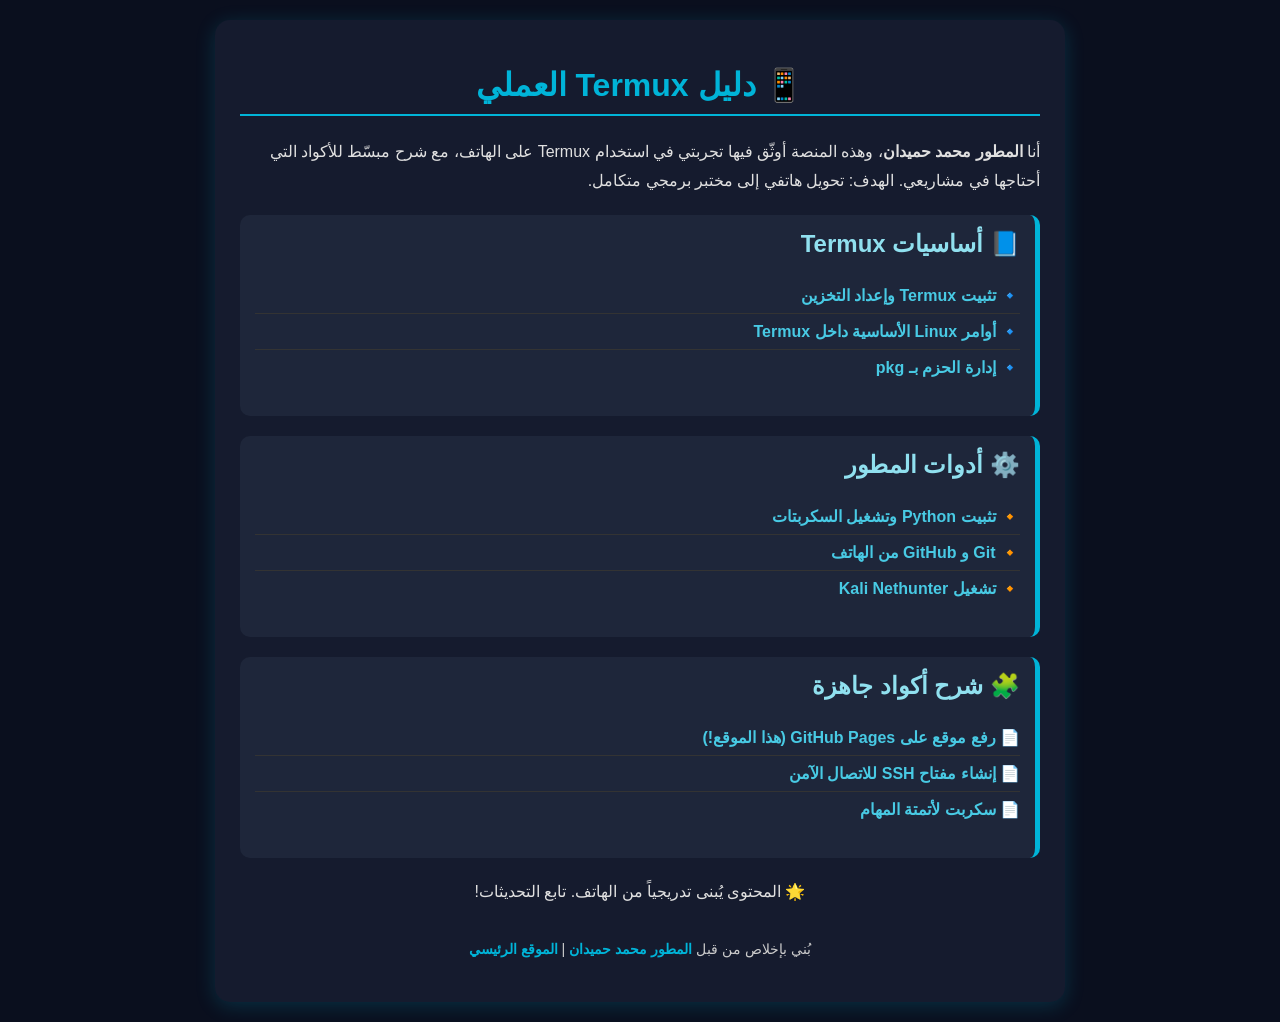
<file: index.html>
<!DOCTYPE html>
<html dir="rtl" lang="ar">
<head>
  <meta charset="UTF-8">
  <meta name="viewport" content="width=device-width, initial-scale=1.0">
  <title>دليل المطور محمد حميدان لتعلم Termux</title>
  <style>
    body { font-family: sans-serif; background: #0a0f1e; color: #e0e0e0; margin: 0; padding: 20px; }
    .container { max-width: 800px; margin: auto; background: #151b2e; padding: 25px; border-radius: 15px; box-shadow: 0 4px 20px rgba(0,180,216,0.2); }
    h1 { color: #00b4d8; text-align: center; border-bottom: 2px solid #00b4d8; padding-bottom: 10px; }
    p { line-height: 1.8; }
    .section { background: #1e263a; margin: 20px 0; padding: 15px; border-radius: 10px; border-right: 5px solid #00b4d8; }
    .section h2 { margin-top: 0; color: #90e0ef; }
    ul { list-style: none; padding: 0; }
    li { padding: 8px 0; border-bottom: 1px solid #333; }
    li:last-child { border-bottom: none; }
    a { color: #48cae4; text-decoration: none; font-weight: bold; }
    a:hover { text-decoration: underline; }
    .footer { text-align: center; margin-top: 30px; color: #ccc; font-size: 0.9em; }
    .footer a { color: #00b4d8; }
  </style>
</head>
<body>
  <div class="container">
    <h1>📱 دليل Termux العملي</h1>
    <p>أنا <strong>المطور محمد حميدان</strong>، وهذه المنصة أوثّق فيها تجربتي في استخدام Termux على الهاتف، مع شرح مبسّط للأكواد التي أحتاجها في مشاريعي. الهدف: تحويل هاتفي إلى مختبر برمجي متكامل.</p>

    <div class="section">
      <h2>📘 أساسيات Termux</h2>
      <ul>
        <li><a href="build-site.html">🔹 تثبيت Termux وإعداد التخزين</a></li>
        <li><a href="termux-basics.html">🔹 أوامر Linux الأساسية داخل Termux</a></li>
        <li><a href="build-site.html">🔹 إدارة الحزم بـ pkg</a></li>
      </ul>
    </div>

    <div class="section">
      <h2>⚙️ أدوات المطور</h2>
      <ul>
        <li><a href="build-site.html">🔸 تثبيت Python وتشغيل السكربتات</a></li>
        <li><a href="build-site.html">🔸 Git و GitHub من الهاتف</a></li>
        <li><a href="build-site.html">🔸 تشغيل Kali Nethunter</a></li>
      </ul>
    </div>

    <div class="section">
      <h2>🧩 شرح أكواد جاهزة</h2>
      <ul>
        <li><a href="build-site.html">📄 رفع موقع على GitHub Pages (هذا الموقع!)</a></li>
        <li><a href="build-site.html">📄 إنشاء مفتاح SSH للاتصال الآمن</a></li>
        <li><a href="build-site.html">📄 سكربت لأتمتة المهام</a></li>
      </ul>
    </div>

    <p style="text-align: center; margin-top: 20px;">🌟 المحتوى يُبنى تدريجياً من الهاتف. تابع التحديثات!</p>

    <div class="footer">
      <p>بُني بإخلاص من قبل <a href="https://github.com/moheynasir-ctrl">المطور محمد حميدان</a> | <a href="https://moheynasir-ctrl.github.io">الموقع الرئيسي</a></p>
    </div>
  </div>
</body>
</html>
</file>
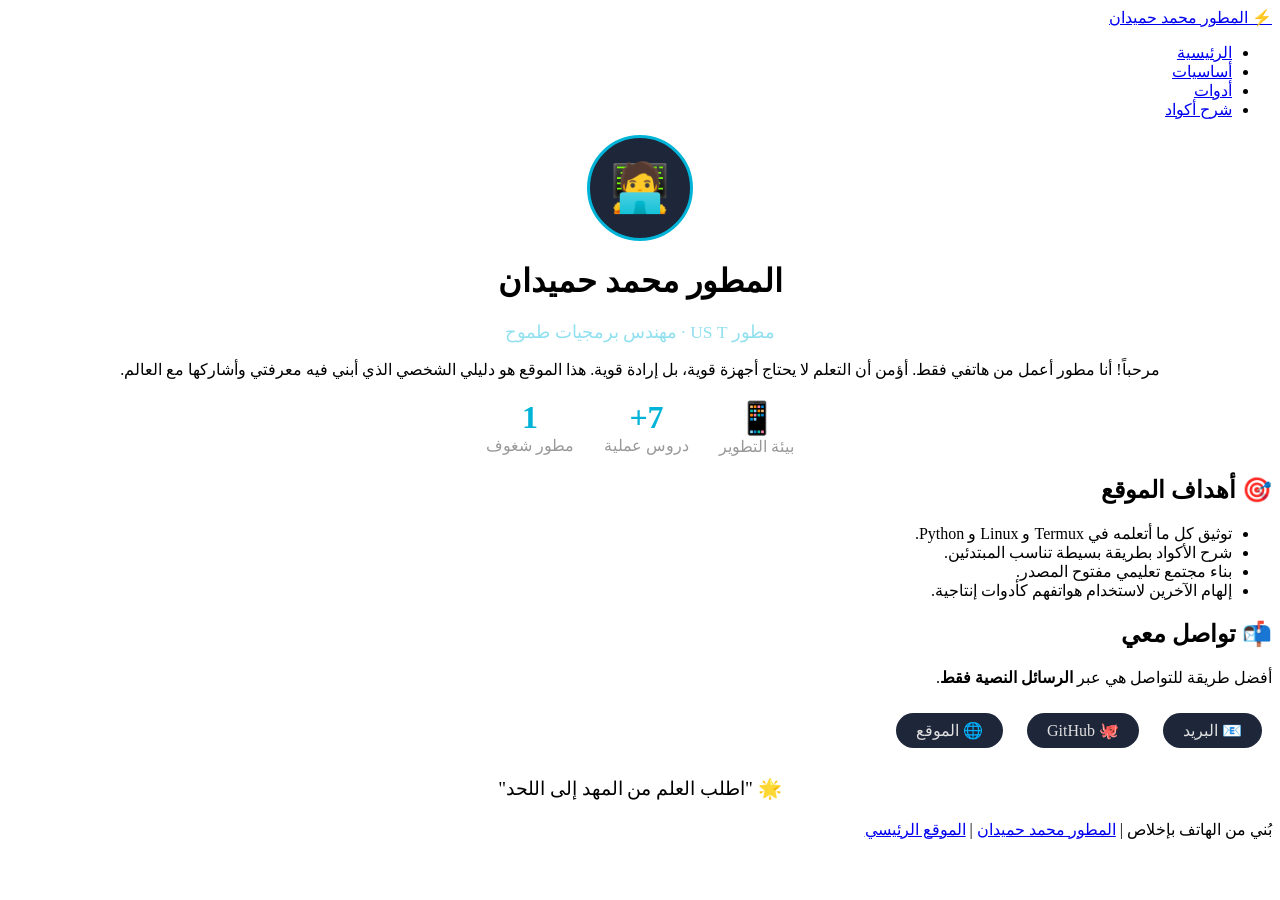
<file: about.html>
<!DOCTYPE html>
<html dir="rtl" lang="ar">
<head>
  <meta charset="UTF-8">
  <meta name="viewport" content="width=device-width, initial-scale=1.0">
  <title>عن المطور | المطور محمد حميدان</title>
  <link rel="stylesheet" href="style.css">
  <style>
    .avatar { width: 100px; height: 100px; border-radius: 50%; border: 3px solid #00b4d8; margin: 0 auto 20px; display: block; background: #1e263a; font-size: 3em; text-align: center; line-height: 100px; }
    .social-links a { display: inline-block; margin: 10px; padding: 8px 20px; background: #1e263a; border-radius: 20px; text-decoration: none; color: #e0e0e0; transition: 0.3s; }
    .social-links a:hover { background: #00b4d8; color: #0a0f1e; }
    .stats { display: flex; justify-content: center; gap: 30px; flex-wrap: wrap; margin: 20px 0; }
    .stat { text-align: center; }
    .stat .num { font-size: 2em; color: #00b4d8; font-weight: bold; }
    .stat .label { color: #999; }
  </style>
</head>
<body>
  <nav class="navbar">
    <a href="index.html" class="logo">⚡ <span>المطور محمد حميدان</span></a>
    <ul class="nav-links">
      <li><a href="index.html">الرئيسية</a></li>
      <li><a href="index.html#basics">أساسيات</a></li>
      <li><a href="index.html#tools">أدوات</a></li>
      <li><a href="index.html#projects">شرح أكواد</a></li>
    </ul>
  </nav>

  <div class="container">
    <div class="card" style="text-align: center;">
      <div class="avatar">🧑‍💻</div>
      <h1>المطور محمد حميدان</h1>
      <p style="font-size: 1.1em; color: #90e0ef;">مطور US T · مهندس برمجيات طموح</p>
      <p>مرحباً! أنا مطور أعمل من هاتفي فقط. أؤمن أن التعلم لا يحتاج أجهزة قوية، بل إرادة قوية. هذا الموقع هو دليلي الشخصي الذي أبني فيه معرفتي وأشاركها مع العالم.</p>
      
      <div class="stats">
        <div class="stat">
          <div class="num">📱</div>
          <div class="label">بيئة التطوير</div>
        </div>
        <div class="stat">
          <div class="num">7+</div>
          <div class="label">دروس عملية</div>
        </div>
        <div class="stat">
          <div class="num">1</div>
          <div class="label">مطور شغوف</div>
        </div>
      </div>
    </div>

    <div class="card">
      <h2>🎯 أهداف الموقع</h2>
      <ul>
        <li>توثيق كل ما أتعلمه في Termux و Linux و Python.</li>
        <li>شرح الأكواد بطريقة بسيطة تناسب المبتدئين.</li>
        <li>بناء مجتمع تعليمي مفتوح المصدر.</li>
        <li>إلهام الآخرين لاستخدام هواتفهم كأدوات إنتاجية.</li>
      </ul>
    </div>

    <div class="card">
      <h2>📬 تواصل معي</h2>
      <p>أفضل طريقة للتواصل هي عبر <strong>الرسائل النصية فقط</strong>.</p>
      <div class="social-links">
        <a href="mailto:moheynasir@gmail.com">📧 البريد</a>
        <a href="https://github.com/moheydevoloper" target="_blank">🐙 GitHub</a>
        <a href="https://moheynasir-ctrl.github.io" target="_blank">🌐 الموقع</a>
      </div>
    </div>

    <div class="card" style="text-align: center;">
      <p style="font-size: 1.2em;">🌟 "اطلب العلم من المهد إلى اللحد"</p>
    </div>
  </div>

  <div class="footer">
    <p>بُني من الهاتف بإخلاص | <a href="https://github.com/moheynasir-ctrl">المطور محمد حميدان</a> | <a href="https://moheynasir-ctrl.github.io">الموقع الرئيسي</a></p>
  </div>
</body>
</html>
</file>
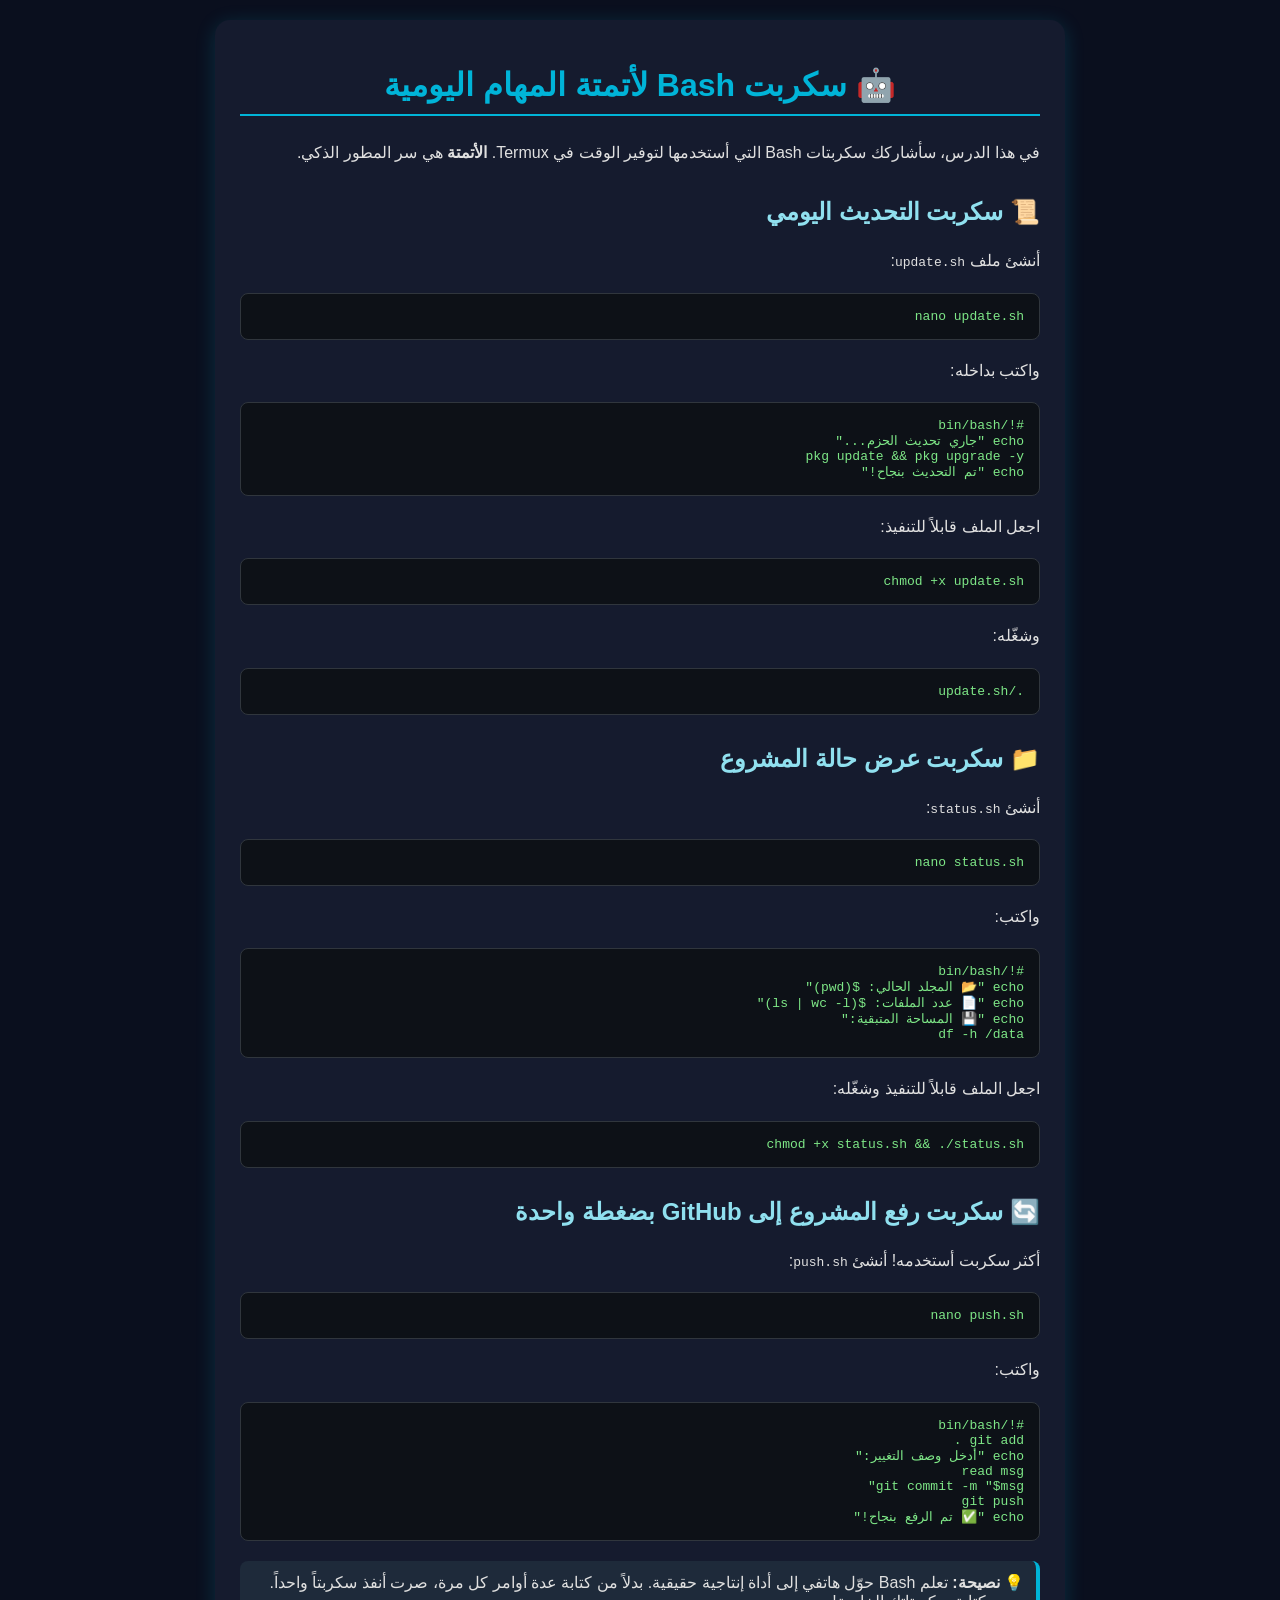
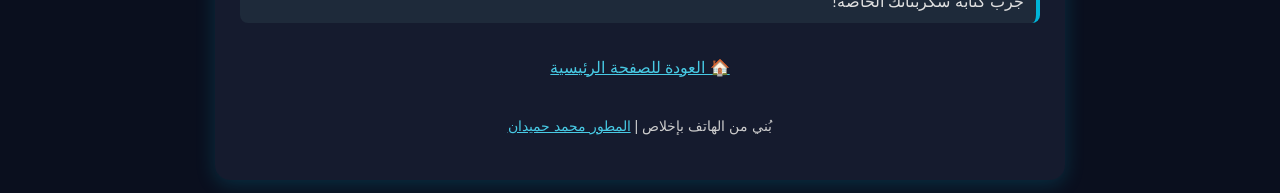
<file: bash-automation.html>
<!DOCTYPE html>
<html dir="rtl" lang="ar">
<head>
  <meta charset="UTF-8">
  <meta name="viewport" content="width=device-width, initial-scale=1.0">
  <link rel="stylesheet" href="style.css">
<title>سكربتات الأتمتة | المطور محمد حميدان</title>
  <style>
    body { font-family: sans-serif; background: #0a0f1e; color: #e0e0e0; margin: 0; padding: 20px; }
    .container { max-width: 800px; margin: auto; background: #151b2e; padding: 25px; border-radius: 15px; box-shadow: 0 4px 20px rgba(0,180,216,0.2); }
    h1 { color: #00b4d8; border-bottom: 2px solid #00b4d8; padding-bottom: 10px; text-align: center; }
    h2 { color: #90e0ef; margin-top: 30px; }
    p, li { line-height: 1.9; }
    .code-box { background: #0d1117; border: 1px solid #30363d; border-radius: 8px; padding: 15px; margin: 15px 0; overflow-x: auto; font-family: monospace; color: #c9d1d9; }
    .code-box code { color: #7ee787; }
    .note { background: #1e2a3a; border-right: 4px solid #00b4d8; padding: 12px; border-radius: 8px; margin: 20px 0; }
    a { color: #48cae4; }
    .footer { text-align: center; margin-top: 30px; color: #ccc; font-size: 0.9em; }
  </style>
</head>
<body>
  <div class="container">
    <h1>🤖 سكربت Bash لأتمتة المهام اليومية</h1>
    <p>في هذا الدرس، سأشاركك سكربتات Bash التي أستخدمها لتوفير الوقت في Termux. <strong>الأتمتة</strong> هي سر المطور الذكي.</p>

    <h2>📜 سكربت التحديث اليومي</h2>
    <p>أنشئ ملف <code>update.sh</code>:</p>
    <div class="code-box"><code>nano update.sh</code></div>
    <p>واكتب بداخله:</p>
    <div class="code-box">
      <code>#!/bin/bash</code><br>
      <code>echo "جاري تحديث الحزم..."</code><br>
      <code>pkg update && pkg upgrade -y</code><br>
      <code>echo "تم التحديث بنجاح!"</code>
    </div>
    <p>اجعل الملف قابلاً للتنفيذ:</p>
    <div class="code-box"><code>chmod +x update.sh</code></div>
    <p>وشغّله:</p>
    <div class="code-box"><code>./update.sh</code></div>

    <h2>📁 سكربت عرض حالة المشروع</h2>
    <p>أنشئ <code>status.sh</code>:</p>
    <div class="code-box"><code>nano status.sh</code></div>
    <p>واكتب:</p>
    <div class="code-box">
      <code>#!/bin/bash</code><br>
      <code>echo "📂 المجلد الحالي: $(pwd)"</code><br>
      <code>echo "📄 عدد الملفات: $(ls | wc -l)"</code><br>
      <code>echo "💾 المساحة المتبقية:"</code><br>
      <code>df -h /data</code>
    </div>
    <p>اجعل الملف قابلاً للتنفيذ وشغّله:</p>
    <div class="code-box"><code>chmod +x status.sh && ./status.sh</code></div>

    <h2>🔄 سكربت رفع المشروع إلى GitHub بضغطة واحدة</h2>
    <p>أكثر سكربت أستخدمه! أنشئ <code>push.sh</code>:</p>
    <div class="code-box"><code>nano push.sh</code></div>
    <p>واكتب:</p>
    <div class="code-box">
      <code>#!/bin/bash</code><br>
      <code>git add .</code><br>
      <code>echo "أدخل وصف التغيير:"</code><br>
      <code>read msg</code><br>
      <code>git commit -m "$msg"</code><br>
      <code>git push</code><br>
      <code>echo "✅ تم الرفع بنجاح!"</code>
    </div>

    <div class="note">
      <strong>💡 نصيحة:</strong> تعلم Bash حوّل هاتفي إلى أداة إنتاجية حقيقية. بدلاً من كتابة عدة أوامر كل مرة، صرت أنفذ سكربتاً واحداً. جرب كتابة سكربتاتك الخاصة!
    </div>

    <p style="text-align: center; margin-top: 30px;"><a href="index.html">🏠 العودة للصفحة الرئيسية</a></p>

    <div class="footer">
      <p>بُني من الهاتف بإخلاص | <a href="https://github.com/moheynasir-ctrl">المطور محمد حميدان</a></p>
    </div>
  </div>
</body>
</html>
</file>
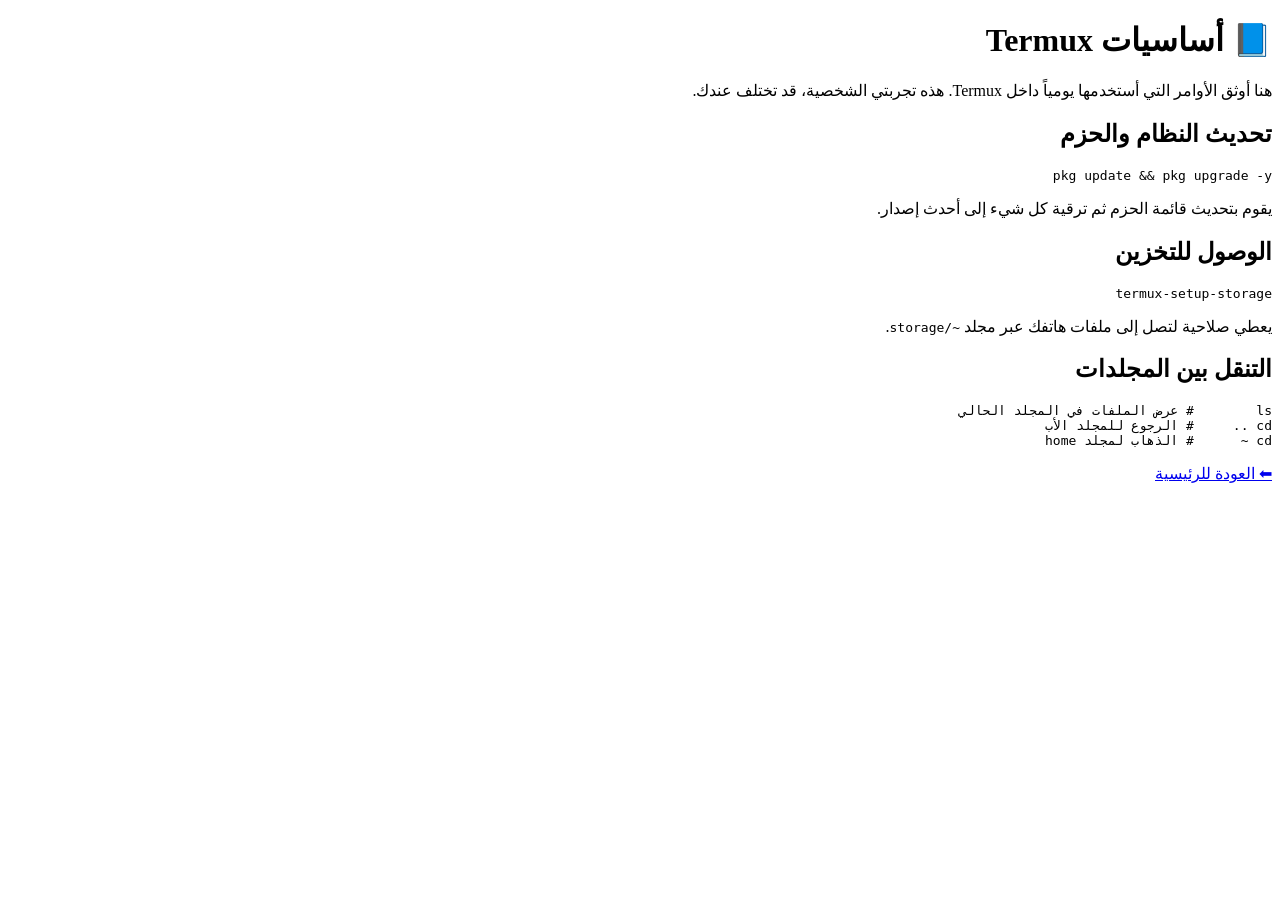
<file: basics.html>
<!DOCTYPE html>
<html dir="rtl" lang="ar">
<head>
  <meta charset="UTF-8">
  <meta name="viewport" content="width=device-width, initial-scale=1.0">
  <title>أساسيات Termux | المطور محمد حميدان</title>
  <link rel="stylesheet" href="style.css">
</head>
<body>
  <div class="container">
    <h1>📘 أساسيات Termux</h1>
    <p>هنا أوثق الأوامر التي أستخدمها يومياً داخل Termux. هذه تجربتي الشخصية، قد تختلف عندك.</p>

    <div class="section">
      <h2>تحديث النظام والحزم</h2>
      <pre><code>pkg update && pkg upgrade -y</code></pre>
      <p>يقوم بتحديث قائمة الحزم ثم ترقية كل شيء إلى أحدث إصدار.</p>
    </div>

    <div class="section">
      <h2>الوصول للتخزين</h2>
      <pre><code>termux-setup-storage</code></pre>
      <p>يعطي صلاحية لتصل إلى ملفات هاتفك عبر مجلد <code>~/storage</code>.</p>
    </div>

    <div class="section">
      <h2>التنقل بين المجلدات</h2>
      <pre><code>ls        # عرض الملفات في المجلد الحالي
cd ..     # الرجوع للمجلد الأب
cd ~      # الذهاب لمجلد home</code></pre>
    </div>

    <p><a href="index.html">⬅ العودة للرئيسية</a></p>
  </div>
</body>
</html>
</file>
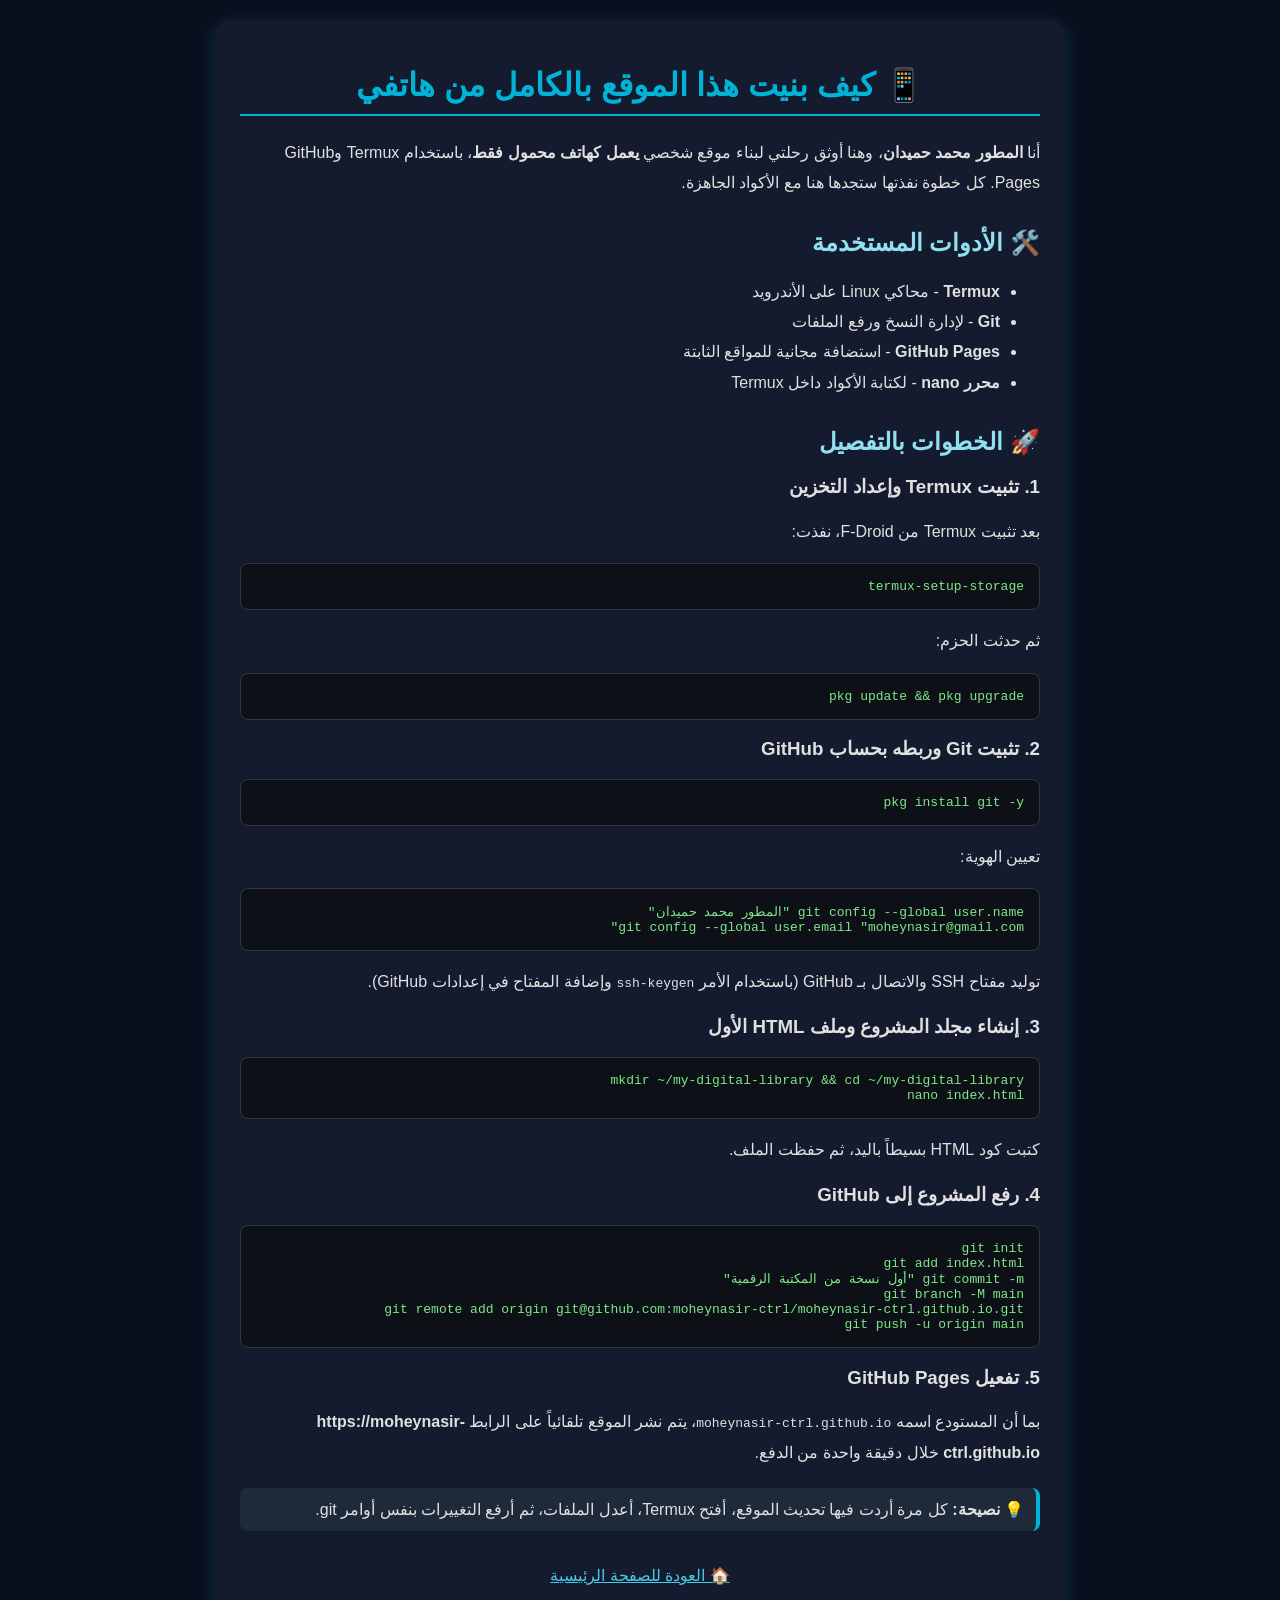
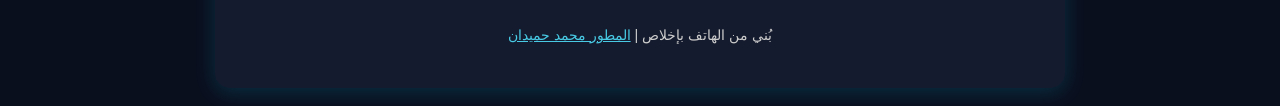
<file: build-site.html>
<!DOCTYPE html>
<html dir="rtl" lang="ar">
<head>
  <meta charset="UTF-8">
  <meta name="viewport" content="width=device-width, initial-scale=1.0">
  <link rel="stylesheet" href="style.css">
<title>كيف بنيت هذا الموقع من الهاتف | المطور محمد حميدان</title>
  <style>
    body { font-family: sans-serif; background: #0a0f1e; color: #e0e0e0; margin: 0; padding: 20px; }
    .container { max-width: 800px; margin: auto; background: #151b2e; padding: 25px; border-radius: 15px; box-shadow: 0 4px 20px rgba(0,180,216,0.2); }
    h1 { color: #00b4d8; border-bottom: 2px solid #00b4d8; padding-bottom: 10px; text-align: center; }
    h2 { color: #90e0ef; margin-top: 30px; }
    p, li { line-height: 1.9; }
    .code-box { background: #0d1117; border: 1px solid #30363d; border-radius: 8px; padding: 15px; margin: 15px 0; overflow-x: auto; font-family: monospace; color: #c9d1d9; }
    .code-box code { color: #7ee787; }
    .note { background: #1e2a3a; border-right: 4px solid #00b4d8; padding: 12px; border-radius: 8px; margin: 20px 0; }
    a { color: #48cae4; }
    .footer { text-align: center; margin-top: 30px; color: #ccc; font-size: 0.9em; }
  </style>
</head>
<body>
  <div class="container">
    <h1>📱 كيف بنيت هذا الموقع بالكامل من هاتفي</h1>
    <p>أنا <strong>المطور محمد حميدان</strong>، وهنا أوثق رحلتي لبناء موقع شخصي <strong>يعمل كهاتف محمول فقط</strong>، باستخدام Termux وGitHub Pages. كل خطوة نفذتها ستجدها هنا مع الأكواد الجاهزة.</p>

    <h2>🛠️ الأدوات المستخدمة</h2>
    <ul>
      <li><strong>Termux</strong> - محاكي Linux على الأندرويد</li>
      <li><strong>Git</strong> - لإدارة النسخ ورفع الملفات</li>
      <li><strong>GitHub Pages</strong> - استضافة مجانية للمواقع الثابتة</li>
      <li><strong>محرر nano</strong> - لكتابة الأكواد داخل Termux</li>
    </ul>

    <h2>🚀 الخطوات بالتفصيل</h2>
    <h3>1. تثبيت Termux وإعداد التخزين</h3>
    <p>بعد تثبيت Termux من F-Droid، نفذت:</p>
    <div class="code-box"><code>termux-setup-storage</code></div>
    <p>ثم حدثت الحزم:</p>
    <div class="code-box"><code>pkg update && pkg upgrade</code></div>

    <h3>2. تثبيت Git وربطه بحساب GitHub</h3>
    <div class="code-box"><code>pkg install git -y</code></div>
    <p>تعيين الهوية:</p>
    <div class="code-box">
      <code>git config --global user.name "المطور محمد حميدان"</code><br>
      <code>git config --global user.email "moheynasir@gmail.com"</code>
    </div>
    <p>توليد مفتاح SSH والاتصال بـ GitHub (باستخدام الأمر <code>ssh-keygen</code> وإضافة المفتاح في إعدادات GitHub).</p>

    <h3>3. إنشاء مجلد المشروع وملف HTML الأول</h3>
    <div class="code-box">
      <code>mkdir ~/my-digital-library && cd ~/my-digital-library</code><br>
      <code>nano index.html</code>
    </div>
    <p>كتبت كود HTML بسيطاً باليد، ثم حفظت الملف.</p>

    <h3>4. رفع المشروع إلى GitHub</h3>
    <div class="code-box">
      <code>git init</code><br>
      <code>git add index.html</code><br>
      <code>git commit -m "أول نسخة من المكتبة الرقمية"</code><br>
      <code>git branch -M main</code><br>
      <code>git remote add origin git@github.com:moheynasir-ctrl/moheynasir-ctrl.github.io.git</code><br>
      <code>git push -u origin main</code>
    </div>

    <h3>5. تفعيل GitHub Pages</h3>
    <p>بما أن المستودع اسمه <code>moheynasir-ctrl.github.io</code>، يتم نشر الموقع تلقائياً على الرابط <strong>https://moheynasir-ctrl.github.io</strong> خلال دقيقة واحدة من الدفع.</p>

    <div class="note">
      <strong>💡 نصيحة:</strong> كل مرة أردت فيها تحديث الموقع، أفتح Termux، أعدل الملفات، ثم أرفع التغييرات بنفس أوامر git.
    </div>

    <p style="text-align: center; margin-top: 30px;"><a href="index.html">🏠 العودة للصفحة الرئيسية</a></p>

    <div class="footer">
      <p>بُني من الهاتف بإخلاص | <a href="https://github.com/moheynasir-ctrl">المطور محمد حميدان</a></p>
    </div>
  </div>
</body>
</html>
</file>
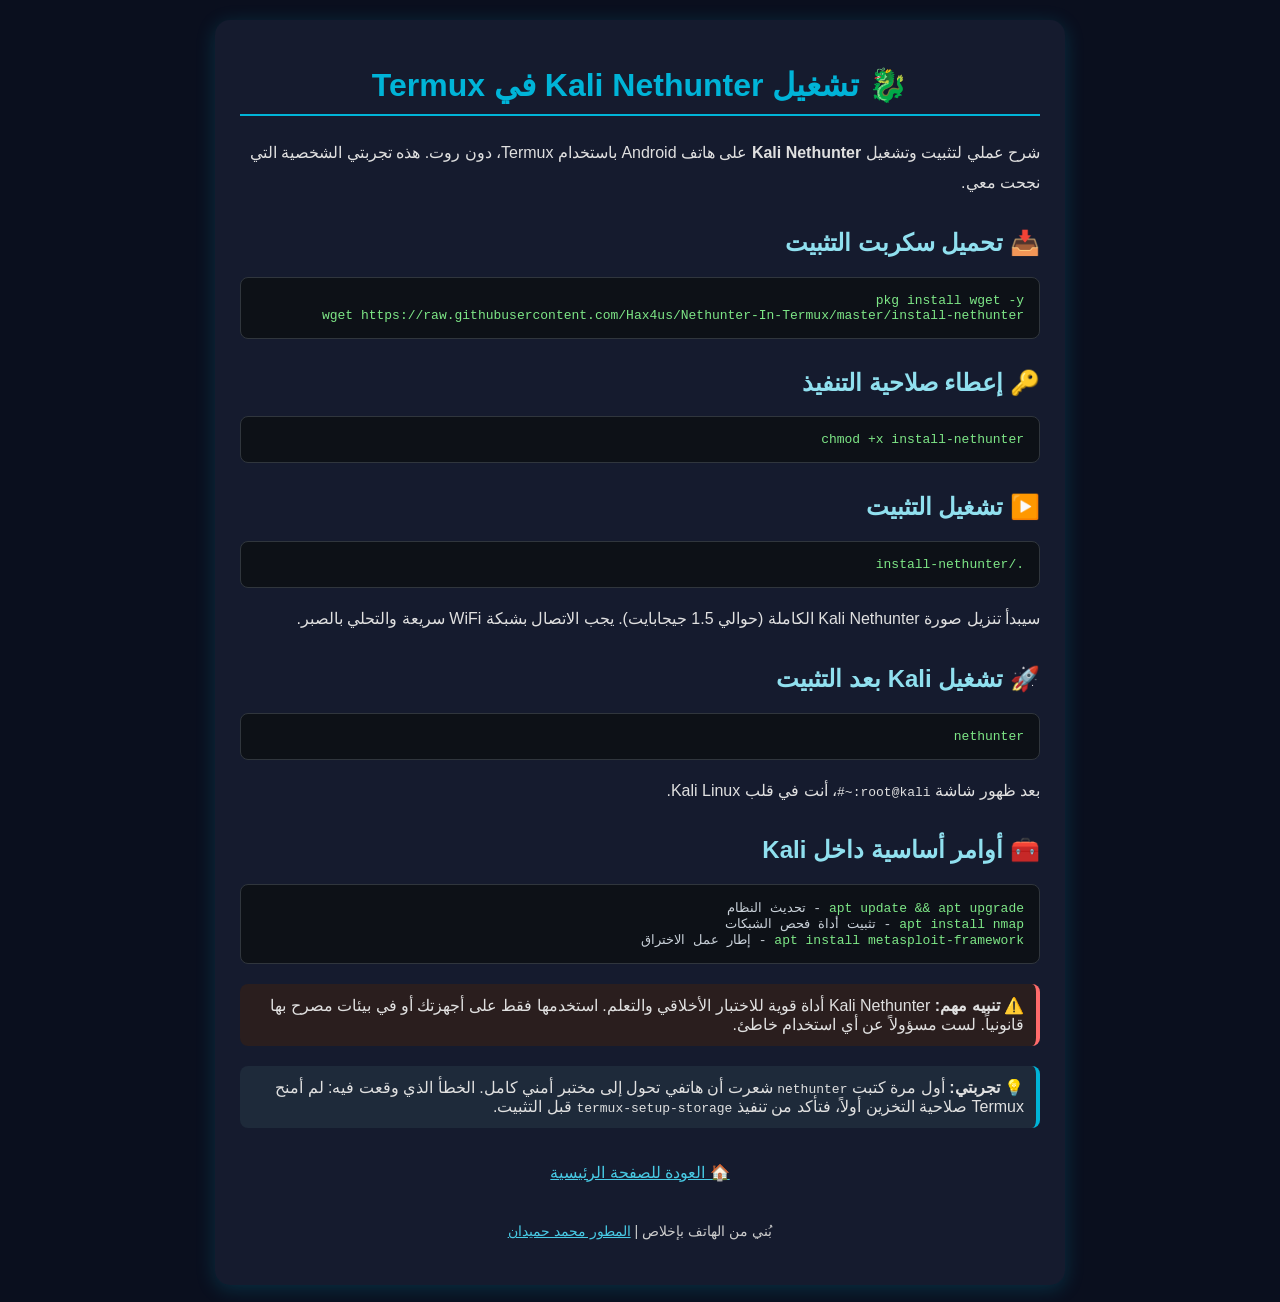
<file: kali-nethunter.html>
<!DOCTYPE html>
<html dir="rtl" lang="ar">
<head>
  <meta charset="UTF-8">
  <meta name="viewport" content="width=device-width, initial-scale=1.0">
  <link rel="stylesheet" href="style.css">
<title>تشغيل Kali Nethunter | المطور محمد حميدان</title>
  <style>
    body { font-family: sans-serif; background: #0a0f1e; color: #e0e0e0; margin: 0; padding: 20px; }
    .container { max-width: 800px; margin: auto; background: #151b2e; padding: 25px; border-radius: 15px; box-shadow: 0 4px 20px rgba(0,180,216,0.2); }
    h1 { color: #00b4d8; border-bottom: 2px solid #00b4d8; padding-bottom: 10px; text-align: center; }
    h2 { color: #90e0ef; margin-top: 30px; }
    p, li { line-height: 1.9; }
    .code-box { background: #0d1117; border: 1px solid #30363d; border-radius: 8px; padding: 15px; margin: 15px 0; overflow-x: auto; font-family: monospace; color: #c9d1d9; }
    .code-box code { color: #7ee787; }
    .warning { background: #2a1e1e; border-right: 4px solid #ff6b6b; padding: 12px; border-radius: 8px; margin: 20px 0; }
    .note { background: #1e2a3a; border-right: 4px solid #00b4d8; padding: 12px; border-radius: 8px; margin: 20px 0; }
    a { color: #48cae4; }
    .footer { text-align: center; margin-top: 30px; color: #ccc; font-size: 0.9em; }
    .steps { counter-reset: step; }
    .steps li { counter-increment: step; padding: 12px 0; border-bottom: 1px solid #2a2a4a; }
    .steps li:last-child { border-bottom: none; }
  </style>
</head>
<body>
  <div class="container">
    <h1>🐉 تشغيل Kali Nethunter في Termux</h1>
    <p>شرح عملي لتثبيت وتشغيل <strong>Kali Nethunter</strong> على هاتف Android باستخدام Termux، دون روت. هذه تجربتي الشخصية التي نجحت معي.</p>

    <h2>📥 تحميل سكربت التثبيت</h2>
    <div class="code-box">
      <code>pkg install wget -y</code><br>
      <code>wget https://raw.githubusercontent.com/Hax4us/Nethunter-In-Termux/master/install-nethunter</code>
    </div>

    <h2>🔑 إعطاء صلاحية التنفيذ</h2>
    <div class="code-box"><code>chmod +x install-nethunter</code></div>

    <h2>▶️ تشغيل التثبيت</h2>
    <div class="code-box"><code>./install-nethunter</code></div>
    <p>سيبدأ تنزيل صورة Kali Nethunter الكاملة (حوالي 1.5 جيجابايت). يجب الاتصال بشبكة WiFi سريعة والتحلي بالصبر.</p>

    <h2>🚀 تشغيل Kali بعد التثبيت</h2>
    <div class="code-box"><code>nethunter</code></div>
    <p>بعد ظهور شاشة <code>root@kali:~#</code>، أنت في قلب Kali Linux.</p>

    <h2>🧰 أوامر أساسية داخل Kali</h2>
    <div class="code-box">
      <code>apt update && apt upgrade</code> - تحديث النظام<br>
      <code>apt install nmap</code> - تثبيت أداة فحص الشبكات<br>
      <code>apt install metasploit-framework</code> - إطار عمل الاختراق
    </div>

    <div class="warning">
      <strong>⚠️ تنبيه مهم:</strong> Kali Nethunter أداة قوية للاختبار الأخلاقي والتعلم. استخدمها فقط على أجهزتك أو في بيئات مصرح بها قانونياً. لست مسؤولاً عن أي استخدام خاطئ.
    </div>

    <div class="note">
      <strong>💡 تجربتي:</strong> أول مرة كتبت <code>nethunter</code> شعرت أن هاتفي تحول إلى مختبر أمني كامل. الخطأ الذي وقعت فيه: لم أمنح Termux صلاحية التخزين أولاً، فتأكد من تنفيذ <code>termux-setup-storage</code> قبل التثبيت.
    </div>

    <p style="text-align: center; margin-top: 30px;"><a href="index.html">🏠 العودة للصفحة الرئيسية</a></p>

    <div class="footer">
      <p>بُني من الهاتف بإخلاص | <a href="https://github.com/moheynasir-ctrl">المطور محمد حميدان</a></p>
    </div>
  </div>
</body>
</html>
</file>
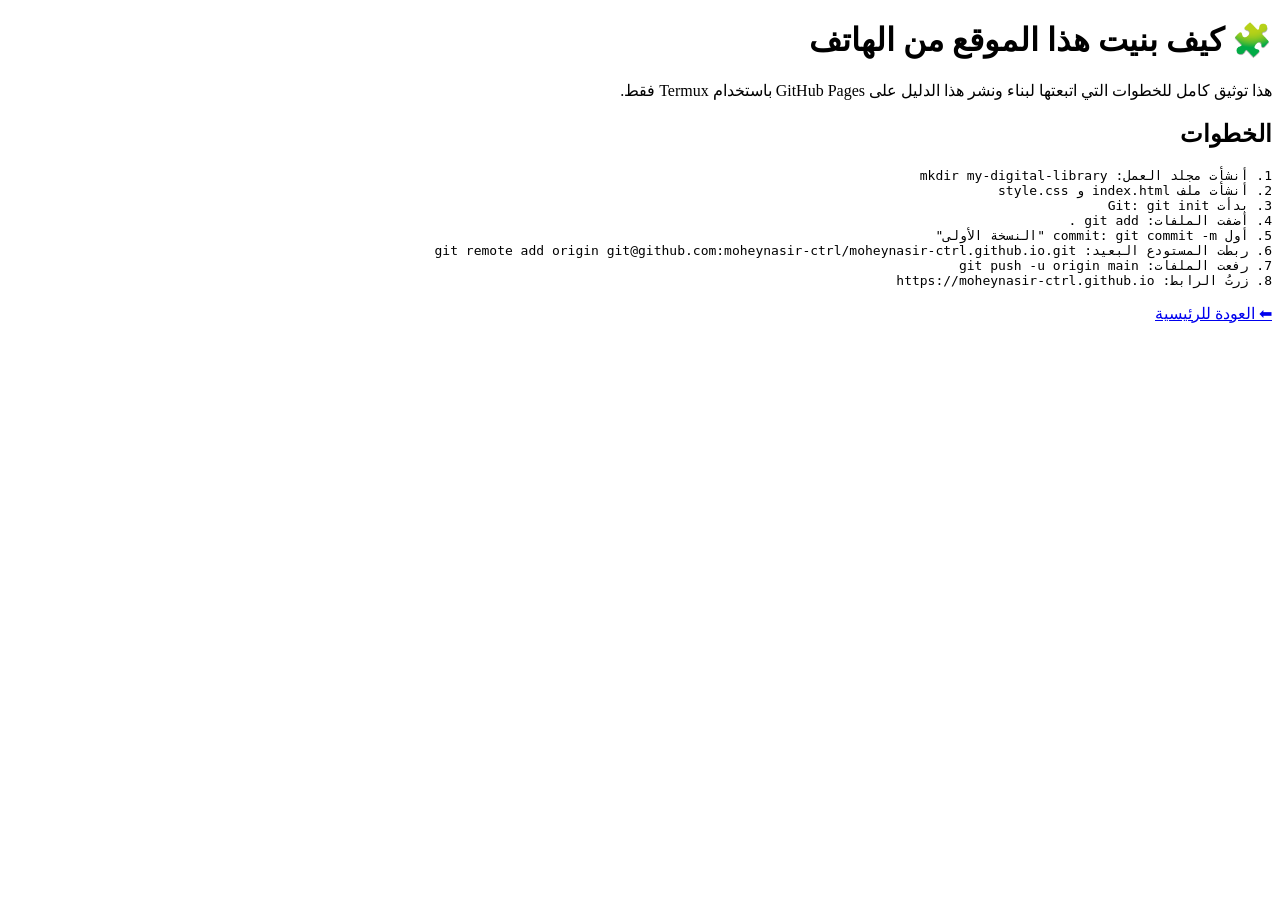
<file: projects.html>
<!DOCTYPE html>
<html dir="rtl" lang="ar">
<head>
  <meta charset="UTF-8">
  <meta name="viewport" content="width=device-width, initial-scale=1.0">
  <title>مشاريعي | المطور محمد حميدان</title>
  <link rel="stylesheet" href="style.css">
</head>
<body>
  <div class="container">
    <h1>🧩 كيف بنيت هذا الموقع من الهاتف</h1>
    <p>هذا توثيق كامل للخطوات التي اتبعتها لبناء ونشر هذا الدليل على GitHub Pages باستخدام Termux فقط.</p>

    <div class="section">
      <h2>الخطوات</h2>
      <pre><code>1. أنشأت مجلد العمل: mkdir my-digital-library
2. أنشأت ملف index.html و style.css
3. بدأت Git: git init
4. أضفت الملفات: git add .
5. أول commit: git commit -m "النسخة الأولى"
6. ربطت المستودع البعيد: git remote add origin git@github.com:moheynasir-ctrl/moheynasir-ctrl.github.io.git
7. رفعت الملفات: git push -u origin main
8. زرتُ الرابط: https://moheynasir-ctrl.github.io</code></pre>
    </div>

    <p><a href="index.html">⬅ العودة للرئيسية</a></p>
  </div>
</body>
</html>
</file>
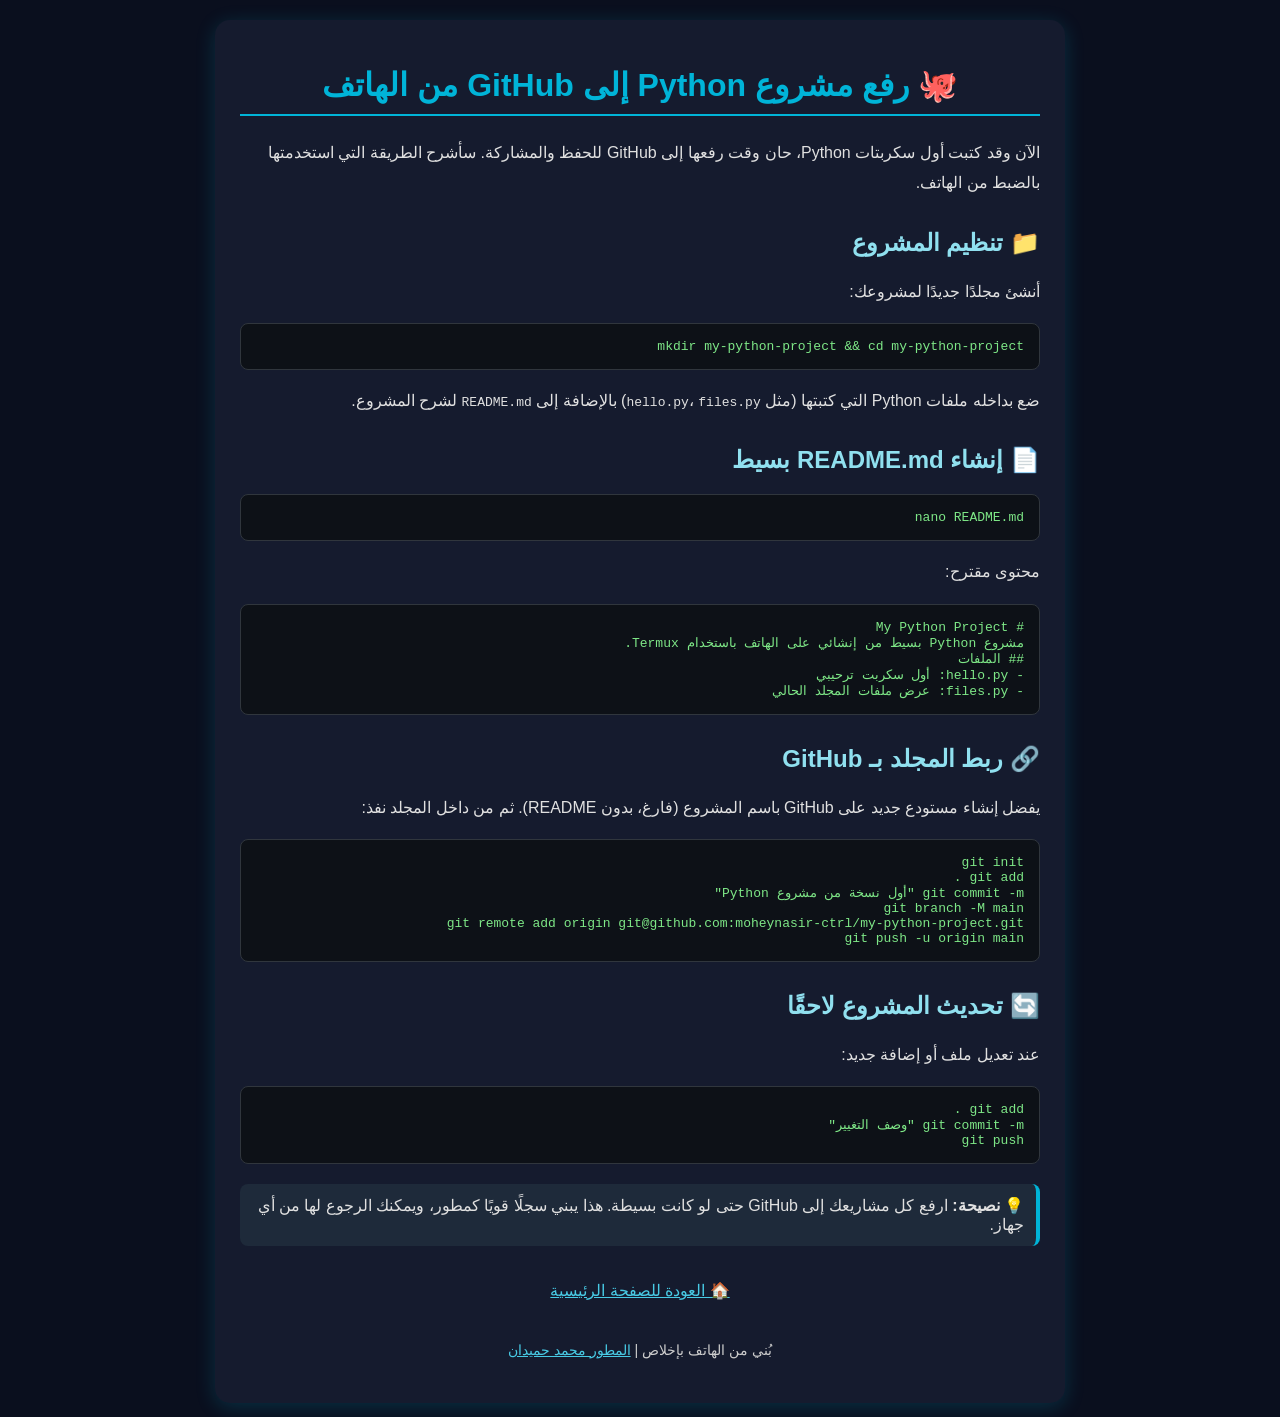
<file: python-git-upload.html>
<!DOCTYPE html>
<html dir="rtl" lang="ar">
<head>
  <meta charset="UTF-8">
  <meta name="viewport" content="width=device-width, initial-scale=1.0">
  <link rel="stylesheet" href="style.css">
<title>رفع مشروع Python إلى GitHub | المطور محمد حميدان</title>
  <style>
    body { font-family: sans-serif; background: #0a0f1e; color: #e0e0e0; margin: 0; padding: 20px; }
    .container { max-width: 800px; margin: auto; background: #151b2e; padding: 25px; border-radius: 15px; box-shadow: 0 4px 20px rgba(0,180,216,0.2); }
    h1 { color: #00b4d8; border-bottom: 2px solid #00b4d8; padding-bottom: 10px; text-align: center; }
    h2 { color: #90e0ef; margin-top: 30px; }
    p, li { line-height: 1.9; }
    .code-box { background: #0d1117; border: 1px solid #30363d; border-radius: 8px; padding: 15px; margin: 15px 0; overflow-x: auto; font-family: monospace; color: #c9d1d9; }
    .code-box code { color: #7ee787; }
    .note { background: #1e2a3a; border-right: 4px solid #00b4d8; padding: 12px; border-radius: 8px; margin: 20px 0; }
    a { color: #48cae4; }
    .footer { text-align: center; margin-top: 30px; color: #ccc; font-size: 0.9em; }
  </style>
</head>
<body>
  <div class="container">
    <h1>🐙 رفع مشروع Python إلى GitHub من الهاتف</h1>
    <p>الآن وقد كتبت أول سكربتات Python، حان وقت رفعها إلى GitHub للحفظ والمشاركة. سأشرح الطريقة التي استخدمتها بالضبط من الهاتف.</p>

    <h2>📁 تنظيم المشروع</h2>
    <p>أنشئ مجلدًا جديدًا لمشروعك:</p>
    <div class="code-box"><code>mkdir my-python-project && cd my-python-project</code></div>
    <p>ضع بداخله ملفات Python التي كتبتها (مثل <code>hello.py</code>، <code>files.py</code>) بالإضافة إلى <code>README.md</code> لشرح المشروع.</p>

    <h2>📄 إنشاء README.md بسيط</h2>
    <div class="code-box"><code>nano README.md</code></div>
    <p>محتوى مقترح:</p>
    <div class="code-box">
      <code># My Python Project</code><br>
      <code>مشروع Python بسيط من إنشائي على الهاتف باستخدام Termux.</code><br>
      <code>## الملفات</code><br>
      <code>- hello.py: أول سكربت ترحيبي</code><br>
      <code>- files.py: عرض ملفات المجلد الحالي</code>
    </div>

    <h2>🔗 ربط المجلد بـ GitHub</h2>
    <p>يفضل إنشاء مستودع جديد على GitHub باسم المشروع (فارغ، بدون README). ثم من داخل المجلد نفذ:</p>
    <div class="code-box">
      <code>git init</code><br>
      <code>git add .</code><br>
      <code>git commit -m "أول نسخة من مشروع Python"</code><br>
      <code>git branch -M main</code><br>
      <code>git remote add origin git@github.com:moheynasir-ctrl/my-python-project.git</code><br>
      <code>git push -u origin main</code>
    </div>

    <h2>🔄 تحديث المشروع لاحقًا</h2>
    <p>عند تعديل ملف أو إضافة جديد:</p>
    <div class="code-box">
      <code>git add .</code><br>
      <code>git commit -m "وصف التغيير"</code><br>
      <code>git push</code>
    </div>

    <div class="note">
      <strong>💡 نصيحة:</strong> ارفع كل مشاريعك إلى GitHub حتى لو كانت بسيطة. هذا يبني سجلًا قويًا كمطور، ويمكنك الرجوع لها من أي جهاز.
    </div>

    <p style="text-align: center; margin-top: 30px;"><a href="index.html">🏠 العودة للصفحة الرئيسية</a></p>

    <div class="footer">
      <p>بُني من الهاتف بإخلاص | <a href="https://github.com/moheynasir-ctrl">المطور محمد حميدان</a></p>
    </div>
  </div>
</body>
</html>
</file>
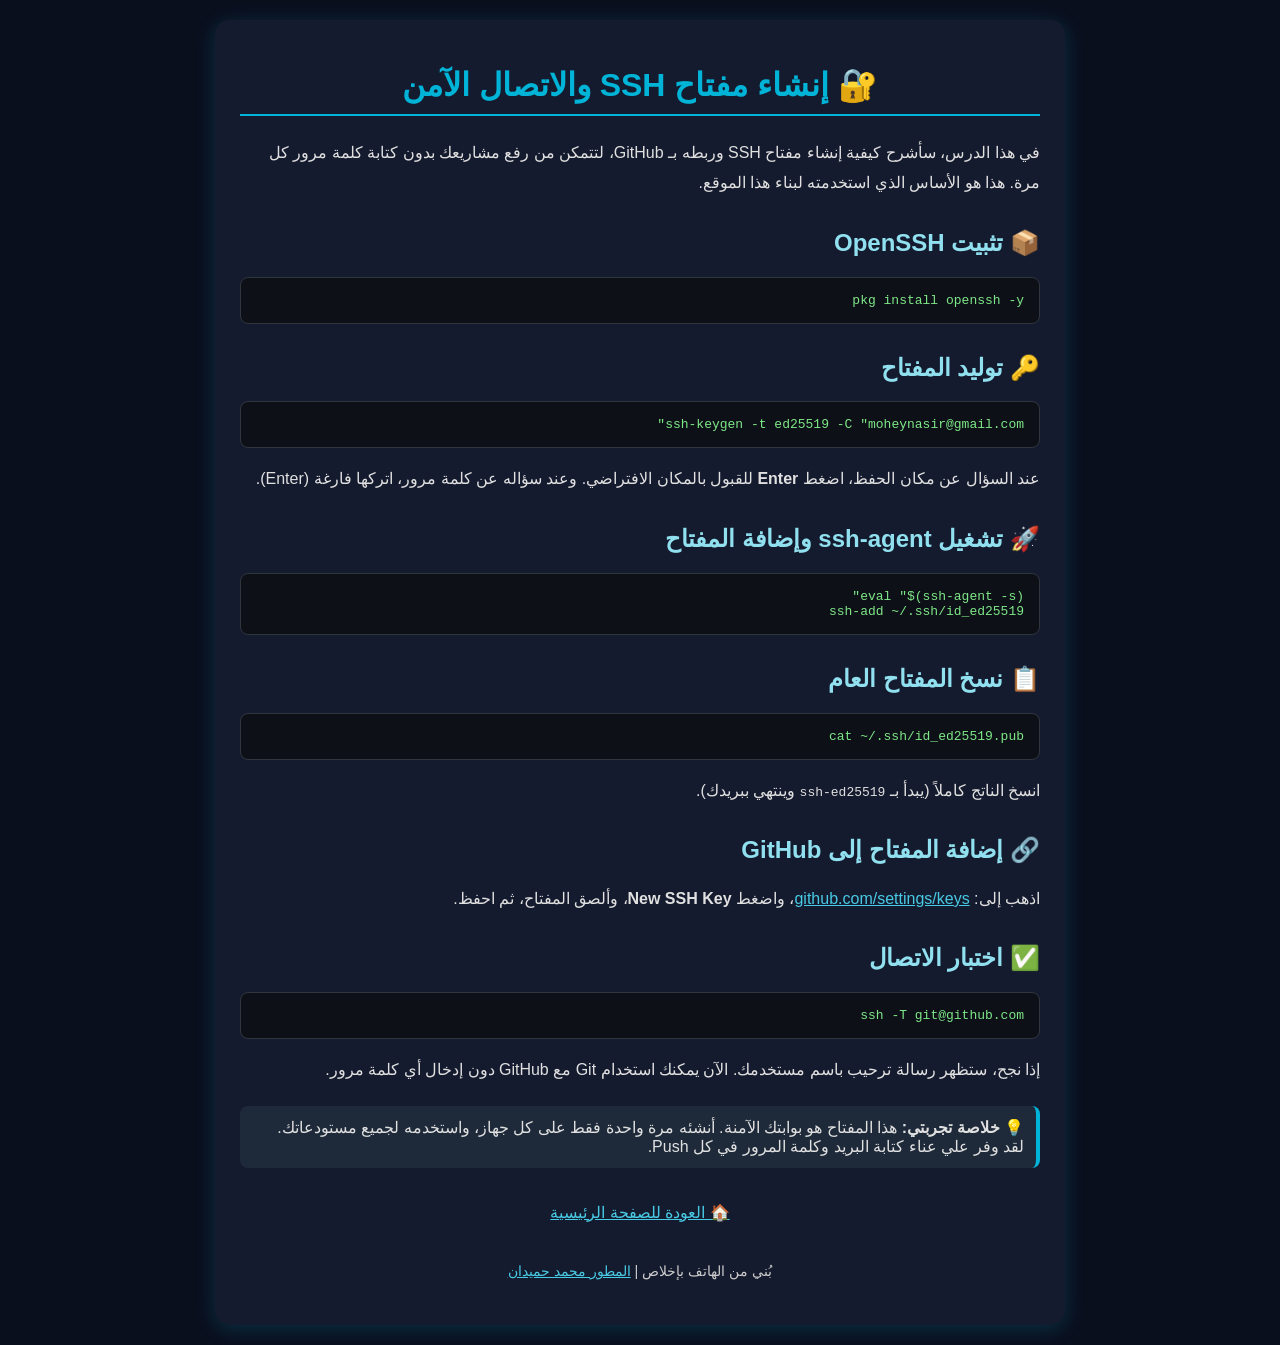
<file: ssh-key-setup.html>
<!DOCTYPE html>
<html dir="rtl" lang="ar">
<head>
  <meta charset="UTF-8">
  <meta name="viewport" content="width=device-width, initial-scale=1.0">
  <link rel="stylesheet" href="style.css">
<title>إنشاء مفتاح SSH | المطور محمد حميدان</title>
  <style>
    body { font-family: sans-serif; background: #0a0f1e; color: #e0e0e0; margin: 0; padding: 20px; }
    .container { max-width: 800px; margin: auto; background: #151b2e; padding: 25px; border-radius: 15px; box-shadow: 0 4px 20px rgba(0,180,216,0.2); }
    h1 { color: #00b4d8; border-bottom: 2px solid #00b4d8; padding-bottom: 10px; text-align: center; }
    h2 { color: #90e0ef; margin-top: 30px; }
    p, li { line-height: 1.9; }
    .code-box { background: #0d1117; border: 1px solid #30363d; border-radius: 8px; padding: 15px; margin: 15px 0; overflow-x: auto; font-family: monospace; color: #c9d1d9; }
    .code-box code { color: #7ee787; }
    .note { background: #1e2a3a; border-right: 4px solid #00b4d8; padding: 12px; border-radius: 8px; margin: 20px 0; }
    a { color: #48cae4; }
    .footer { text-align: center; margin-top: 30px; color: #ccc; font-size: 0.9em; }
  </style>
</head>
<body>
  <div class="container">
    <h1>🔐 إنشاء مفتاح SSH والاتصال الآمن</h1>
    <p>في هذا الدرس، سأشرح كيفية إنشاء مفتاح SSH وربطه بـ GitHub، لتتمكن من رفع مشاريعك بدون كتابة كلمة مرور كل مرة. هذا هو الأساس الذي استخدمته لبناء هذا الموقع.</p>

    <h2>📦 تثبيت OpenSSH</h2>
    <div class="code-box"><code>pkg install openssh -y</code></div>

    <h2>🔑 توليد المفتاح</h2>
    <div class="code-box"><code>ssh-keygen -t ed25519 -C "moheynasir@gmail.com"</code></div>
    <p>عند السؤال عن مكان الحفظ، اضغط <strong>Enter</strong> للقبول بالمكان الافتراضي. وعند سؤاله عن كلمة مرور، اتركها فارغة (Enter).</p>

    <h2>🚀 تشغيل ssh-agent وإضافة المفتاح</h2>
    <div class="code-box">
      <code>eval "$(ssh-agent -s)"</code><br>
      <code>ssh-add ~/.ssh/id_ed25519</code>
    </div>

    <h2>📋 نسخ المفتاح العام</h2>
    <div class="code-box"><code>cat ~/.ssh/id_ed25519.pub</code></div>
    <p>انسخ الناتج كاملاً (يبدأ بـ <code>ssh-ed25519</code> وينتهي ببريدك).</p>

    <h2>🔗 إضافة المفتاح إلى GitHub</h2>
    <p>اذهب إلى: <a href="https://github.com/settings/keys" target="_blank">github.com/settings/keys</a>، واضغط <strong>New SSH Key</strong>، وألصق المفتاح، ثم احفظ.</p>

    <h2>✅ اختبار الاتصال</h2>
    <div class="code-box"><code>ssh -T git@github.com</code></div>
    <p>إذا نجح، ستظهر رسالة ترحيب باسم مستخدمك. الآن يمكنك استخدام Git مع GitHub دون إدخال أي كلمة مرور.</p>

    <div class="note">
      <strong>💡 خلاصة تجربتي:</strong> هذا المفتاح هو بوابتك الآمنة. أنشئه مرة واحدة فقط على كل جهاز، واستخدمه لجميع مستودعاتك. لقد وفر علي عناء كتابة البريد وكلمة المرور في كل Push.
    </div>

    <p style="text-align: center; margin-top: 30px;"><a href="index.html">🏠 العودة للصفحة الرئيسية</a></p>

    <div class="footer">
      <p>بُني من الهاتف بإخلاص | <a href="https://github.com/moheynasir-ctrl">المطور محمد حميدان</a></p>
    </div>
  </div>
</body>
</html>
</file>
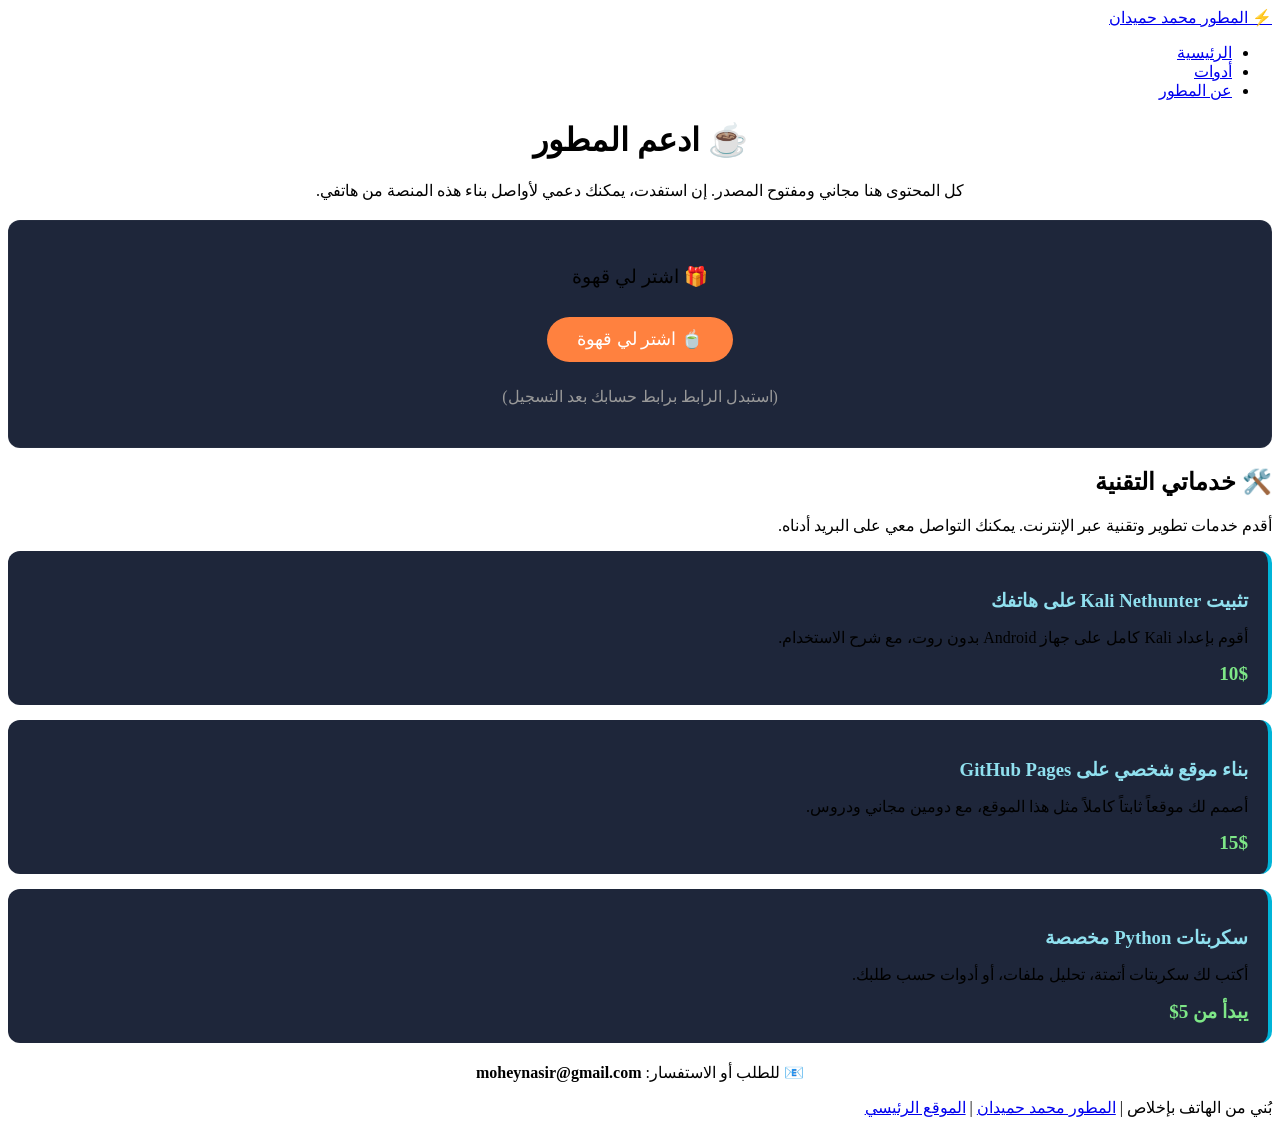
<file: support.html>
<!DOCTYPE html>
<html dir="rtl" lang="ar">
<head>
  <meta charset="UTF-8">
  <meta name="viewport" content="width=device-width, initial-scale=1.0">
  <title>ادعمني | المطور محمد حميدان</title>
  <link rel="stylesheet" href="style.css">
  <style>
    .donation-box { background: #1e263a; border-radius: 12px; padding: 25px; text-align: center; margin: 20px 0; border: 1px solid #ffffff08; }
    .donation-box a { display: inline-block; background: #ff813f; color: white; padding: 12px 30px; border-radius: 30px; text-decoration: none; font-size: 1.1em; margin: 10px; transition: 0.3s; }
    .donation-box a:hover { background: #ff6b2b; transform: scale(1.03); }
    .service-item { background: #1e263a; border-radius: 12px; padding: 20px; margin: 15px 0; border-right: 4px solid #00b4d8; }
    .service-item h3 { color: #90e0ef; margin-bottom: 10px; }
    .price { color: #7ee787; font-weight: bold; font-size: 1.2em; }
  </style>
</head>
<body>
  <nav class="navbar">
    <a href="index.html" class="logo">⚡ <span>المطور محمد حميدان</span></a>
    <ul class="nav-links">
      <li><a href="index.html">الرئيسية</a></li>
      <li><a href="index.html#tools">أدوات</a></li>
      <li><a href="about.html">عن المطور</a></li>
    </ul>
  </nav>

  <div class="container">
    <div class="card" style="text-align: center;">
      <h1>☕ ادعم المطور</h1>
      <p>كل المحتوى هنا مجاني ومفتوح المصدر. إن استفدت، يمكنك دعمي لأواصل بناء هذه المنصة من هاتفي.</p>
      
      <div class="donation-box">
        <p style="font-size: 1.2em;">🎁 اشتر لي قهوة</p>
        <a href="https://www.buymeacoffee.com/moheynasir" target="_blank">🍵 اشتر لي قهوة</a>
        <p style="margin-top: 15px; color: #999;">(استبدل الرابط برابط حسابك بعد التسجيل)</p>
      </div>
    </div>

    <div class="card">
      <h2>🛠️ خدماتي التقنية</h2>
      <p>أقدم خدمات تطوير وتقنية عبر الإنترنت. يمكنك التواصل معي على البريد أدناه.</p>
      
      <div class="service-item">
        <h3>تثبيت Kali Nethunter على هاتفك</h3>
        <p>أقوم بإعداد Kali كامل على جهاز Android بدون روت، مع شرح الاستخدام.</p>
        <span class="price">10$</span>
      </div>

      <div class="service-item">
        <h3>بناء موقع شخصي على GitHub Pages</h3>
        <p>أصمم لك موقعاً ثابتاً كاملاً مثل هذا الموقع، مع دومين مجاني ودروس.</p>
        <span class="price">15$</span>
      </div>

      <div class="service-item">
        <h3>سكربتات Python مخصصة</h3>
        <p>أكتب لك سكربتات أتمتة، تحليل ملفات، أو أدوات حسب طلبك.</p>
        <span class="price">يبدأ من 5$</span>
      </div>

      <div style="text-align: center; margin-top: 20px;">
        <p>📧 للطلب أو الاستفسار: <strong>moheynasir@gmail.com</strong></p>
      </div>
    </div>
  </div>

  <div class="footer">
    <p>بُني من الهاتف بإخلاص | <a href="https://github.com/moheynasir-ctrl">المطور محمد حميدان</a> | <a href="https://moheynasir-ctrl.github.io">الموقع الرئيسي</a></p>
  </div>
</body>
</html>
</file>
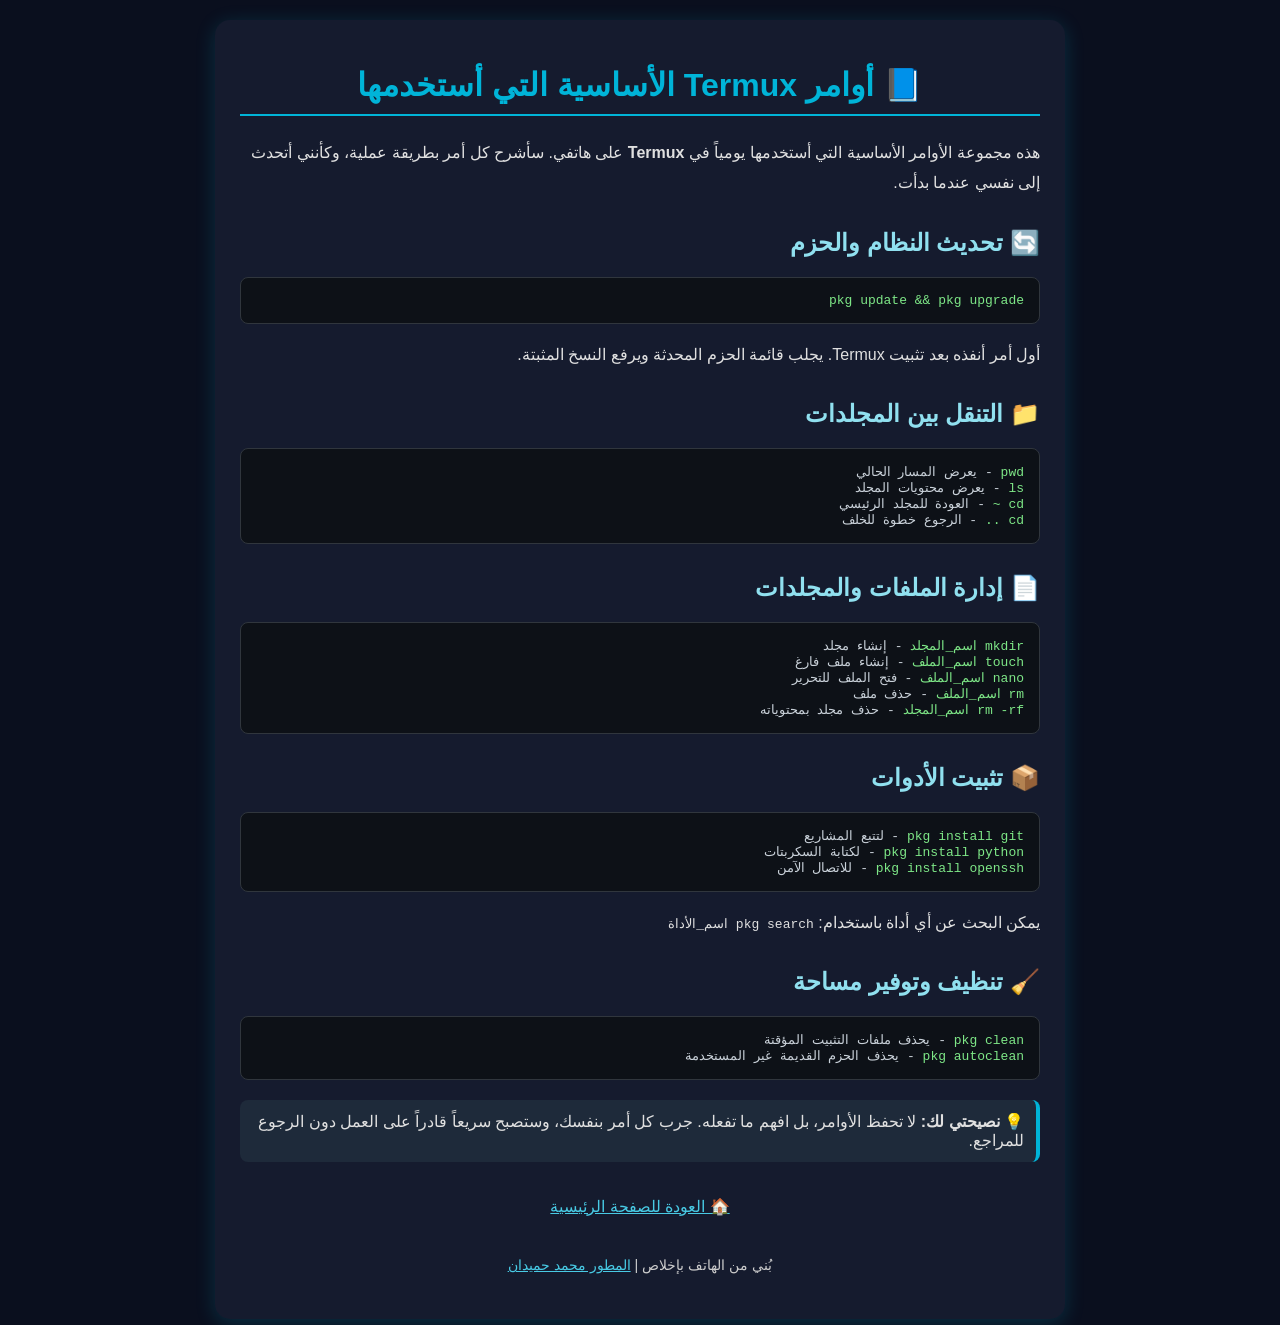
<file: termux-basics.html>
<!DOCTYPE html>
<html dir="rtl" lang="ar">
<head>
  <meta charset="UTF-8">
  <meta name="viewport" content="width=device-width, initial-scale=1.0">
  <link rel="stylesheet" href="style.css">
<title>أوامر Termux الأساسية | المطور محمد حميدان</title>
  <style>
    body { font-family: sans-serif; background: #0a0f1e; color: #e0e0e0; margin: 0; padding: 20px; }
    .container { max-width: 800px; margin: auto; background: #151b2e; padding: 25px; border-radius: 15px; box-shadow: 0 4px 20px rgba(0,180,216,0.2); }
    h1 { color: #00b4d8; border-bottom: 2px solid #00b4d8; padding-bottom: 10px; text-align: center; }
    h2 { color: #90e0ef; margin-top: 30px; }
    p, li { line-height: 1.9; }
    .code-box { background: #0d1117; border: 1px solid #30363d; border-radius: 8px; padding: 15px; margin: 15px 0; overflow-x: auto; font-family: monospace; color: #c9d1d9; }
    .code-box code { color: #7ee787; }
    .note { background: #1e2a3a; border-right: 4px solid #00b4d8; padding: 12px; border-radius: 8px; margin: 20px 0; }
    a { color: #48cae4; }
    .footer { text-align: center; margin-top: 30px; color: #ccc; font-size: 0.9em; }
  </style>
</head>
<body>
  <div class="container">
    <h1>📘 أوامر Termux الأساسية التي أستخدمها</h1>
    <p>هذه مجموعة الأوامر الأساسية التي أستخدمها يومياً في <strong>Termux</strong> على هاتفي. سأشرح كل أمر بطريقة عملية، وكأنني أتحدث إلى نفسي عندما بدأت.</p>

    <h2>🔄 تحديث النظام والحزم</h2>
    <div class="code-box">
      <code>pkg update && pkg upgrade</code>
    </div>
    <p>أول أمر أنفذه بعد تثبيت Termux. يجلب قائمة الحزم المحدثة ويرفع النسخ المثبتة.</p>

    <h2>📁 التنقل بين المجلدات</h2>
    <div class="code-box">
      <code>pwd</code> - يعرض المسار الحالي<br>
      <code>ls</code> - يعرض محتويات المجلد<br>
      <code>cd ~</code> - العودة للمجلد الرئيسي<br>
      <code>cd ..</code> - الرجوع خطوة للخلف
    </div>

    <h2>📄 إدارة الملفات والمجلدات</h2>
    <div class="code-box">
      <code>mkdir اسم_المجلد</code> - إنشاء مجلد<br>
      <code>touch اسم_الملف</code> - إنشاء ملف فارغ<br>
      <code>nano اسم_الملف</code> - فتح الملف للتحرير<br>
      <code>rm اسم_الملف</code> - حذف ملف<br>
      <code>rm -rf اسم_المجلد</code> - حذف مجلد بمحتوياته
    </div>

    <h2>📦 تثبيت الأدوات</h2>
    <div class="code-box">
      <code>pkg install git</code> - لتتبع المشاريع<br>
      <code>pkg install python</code> - لكتابة السكربتات<br>
      <code>pkg install openssh</code> - للاتصال الآمن
    </div>
    <p>يمكن البحث عن أي أداة باستخدام: <code>pkg search اسم_الأداة</code></p>

    <h2>🧹 تنظيف وتوفير مساحة</h2>
    <div class="code-box">
      <code>pkg clean</code> - يحذف ملفات التثبيت المؤقتة<br>
      <code>pkg autoclean</code> - يحذف الحزم القديمة غير المستخدمة
    </div>

    <div class="note">
      <strong>💡 نصيحتي لك:</strong> لا تحفظ الأوامر، بل افهم ما تفعله. جرب كل أمر بنفسك، وستصبح سريعاً قادراً على العمل دون الرجوع للمراجع.
    </div>

    <p style="text-align: center; margin-top: 30px;"><a href="index.html">🏠 العودة للصفحة الرئيسية</a></p>

    <div class="footer">
      <p>بُني من الهاتف بإخلاص | <a href="https://github.com/moheynasir-ctrl">المطور محمد حميدان</a></p>
    </div>
  </div>
</body>
</html>
</file>
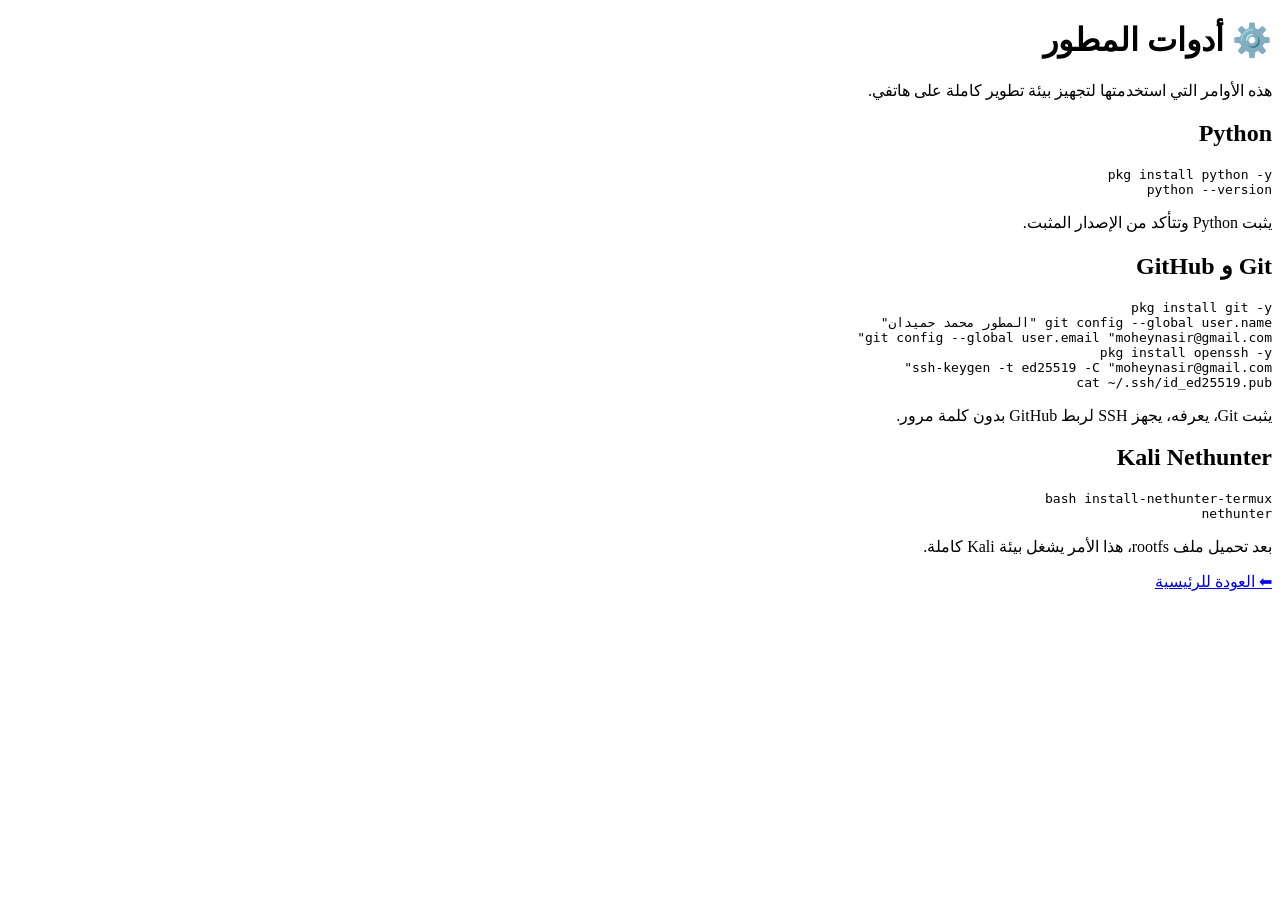
<file: tools.html>
<!DOCTYPE html>
<html dir="rtl" lang="ar">
<head>
  <meta charset="UTF-8">
  <meta name="viewport" content="width=device-width, initial-scale=1.0">
  <title>أدوات المطور | المطور محمد حميدان</title>
  <link rel="stylesheet" href="style.css">
</head>
<body>
  <div class="container">
    <h1>⚙️ أدوات المطور</h1>
    <p>هذه الأوامر التي استخدمتها لتجهيز بيئة تطوير كاملة على هاتفي.</p>

    <div class="section">
      <h2>Python</h2>
      <pre><code>pkg install python -y
python --version</code></pre>
      <p>يثبت Python وتتأكد من الإصدار المثبت.</p>
    </div>

    <div class="section">
      <h2>Git و GitHub</h2>
      <pre><code>pkg install git -y
git config --global user.name "المطور محمد حميدان"
git config --global user.email "moheynasir@gmail.com"
pkg install openssh -y
ssh-keygen -t ed25519 -C "moheynasir@gmail.com"
cat ~/.ssh/id_ed25519.pub</code></pre>
      <p>يثبت Git، يعرفه، يجهز SSH لربط GitHub بدون كلمة مرور.</p>
    </div>

    <div class="section">
      <h2>Kali Nethunter</h2>
      <pre><code>bash install-nethunter-termux
nethunter</code></pre>
      <p>بعد تحميل ملف rootfs، هذا الأمر يشغل بيئة Kali كاملة.</p>
    </div>

    <p><a href="index.html">⬅ العودة للرئيسية</a></p>
  </div>
</body>
</html>
</file>
<file: style.css>
<!DOCTYPE html>
<html dir="rtl" lang="ar">
<head>
  <meta charset="UTF-8">
  <meta name="viewport" content="width=device-width, initial-scale=1.0">
  <title>دليل المطور محمد حميدان | Termux و Python و Kali</title>
  <link rel="stylesheet" href="style.css">
</head>
<body>
  <!-- شريط التنقل -->
  <nav class="navbar">
    <a href="index.html" class="logo">⚡ <span>المطور محمد حميدان</span></a>
    <ul class="nav-links">
      <li><a href="#basics">أساسيات</a></li>
      <li><a href="#tools">أدوات</a></li>
      <li><a href="#projects">شرح أكواد</a></li>
      <li><a href="about.html">عن المطور</a></li>
    </ul>
  </nav>

  <div class="container">
    <!-- البطاقة التعريفية -->
    <div class="card">
      <h1>📱 دليل Termux العملي</h1>
      <p style="text-align: center; font-size: 1.1em;">أنا <strong>المطور محمد حميدان</strong>، أوثّق هنا رحلتي في تحويل هاتفي إلى مختبر برمجي متكامل. كل درس هو تجربة شخصية، وكل سطر كود كتبته بيدي.</p>
    </div>

    <!-- أساسيات Termux -->
    <div class="card" id="basics">
      <h2>📘 أساسيات Termux</h2>
      <div class="lesson-grid">
        <a href="termux-basics.html" class="lesson-card">
          <span class="icon">🔹</span> أوامر Linux الأساسية داخل Termux
        </a>
        <a href="termux-setup.html" class="lesson-card">
          <span class="icon">🔹</span> تثبيت Termux وإعداد التخزين
        </a>
        <a href="pkg-management.html" class="lesson-card">
          <span class="icon">🔹</span> إدارة الحزم بـ pkg
        </a>
      </div>
    </div>

    <!-- أدوات المطور -->
    <div class="card" id="tools">
      <h2>⚙️ أدوات المطور</h2>
      <div class="lesson-grid">
        <a href="python-first-steps.html" class="lesson-card">
          <span class="icon">🐍</span> تثبيت Python وتشغيل السكربتات
        </a>
        <a href="python-git-upload.html" class="lesson-card">
          <span class="icon">🐙</span> Git و GitHub من الهاتف
        </a>
        <a href="kali-nethunter.html" class="lesson-card">
          <span class="icon">🐉</span> تشغيل Kali Nethunter
        </a>
      </div>
    </div>

    <!-- شرح أكواد جاهزة -->
    <div class="card" id="projects">
      <h2>🧩 شرح أكواد جاهزة</h2>
      <div class="lesson-grid">
        <a href="build-site.html" class="lesson-card">
          <span class="icon">🌐</span> رفع موقع على GitHub Pages (هذا الموقع!)
        </a>
        <a href="ssh-key-setup.html" class="lesson-card">
          <span class="icon">🔐</span> إنشاء مفتاح SSH للاتصال الآمن
        </a>
        <a href="bash-automation.html" class="lesson-card">
          <span class="icon">🤖</span> سكربت لأتمتة المهام
        </a>
      </div>
    </div>

    <!-- دعوة للاستمرار -->
    <div class="card" style="text-align: center;">
      <p style="font-size: 1.3em;">🌟 المحتوى يبنى تدريجياً من الهاتف. تابع التحديثات!</p>
    </div>
  </div>

  <div class="footer">
    <p>بُني من الهاتف بإخلاص | <a href="https://github.com/moheynasir-ctrl">المطور محمد حميدان</a> | <a href="https://moheynasir-ctrl.github.io">الموقع الرئيسي</a></p>
  </div>
</body>
</html>
</file>
